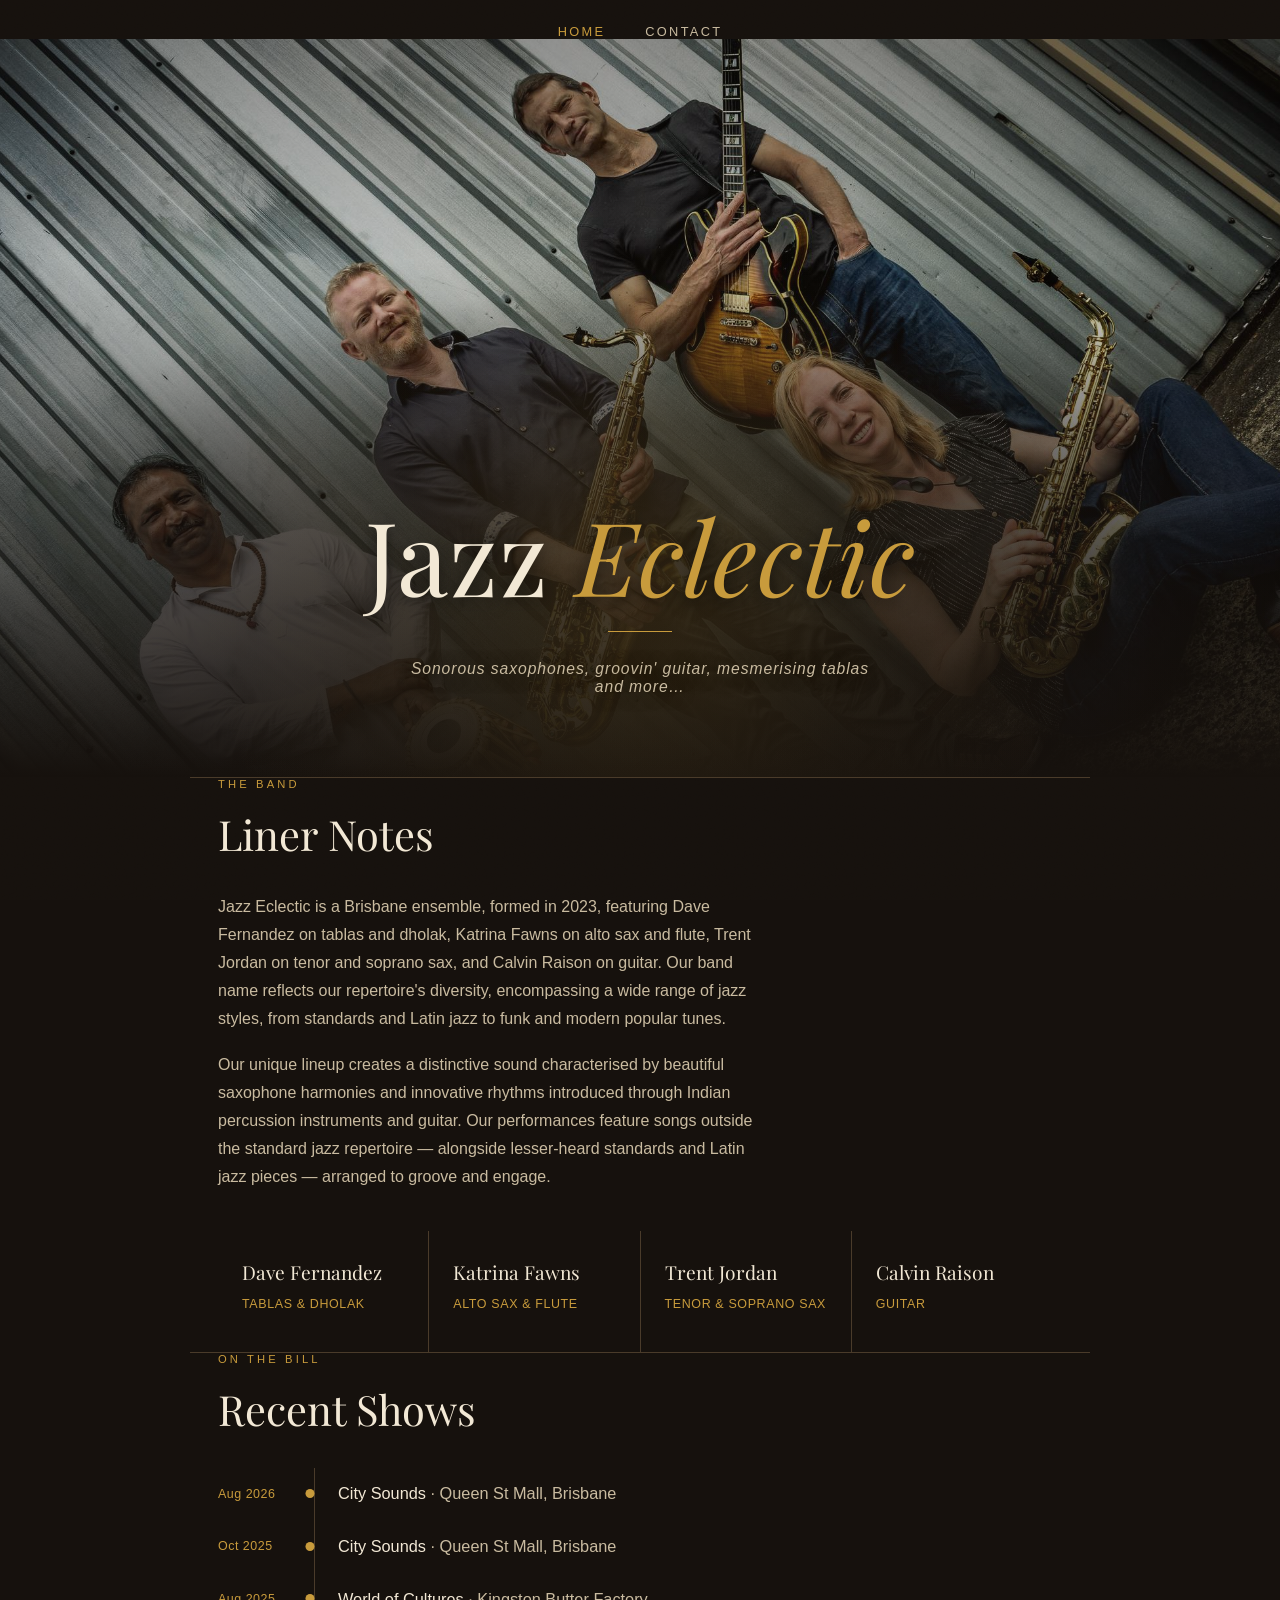
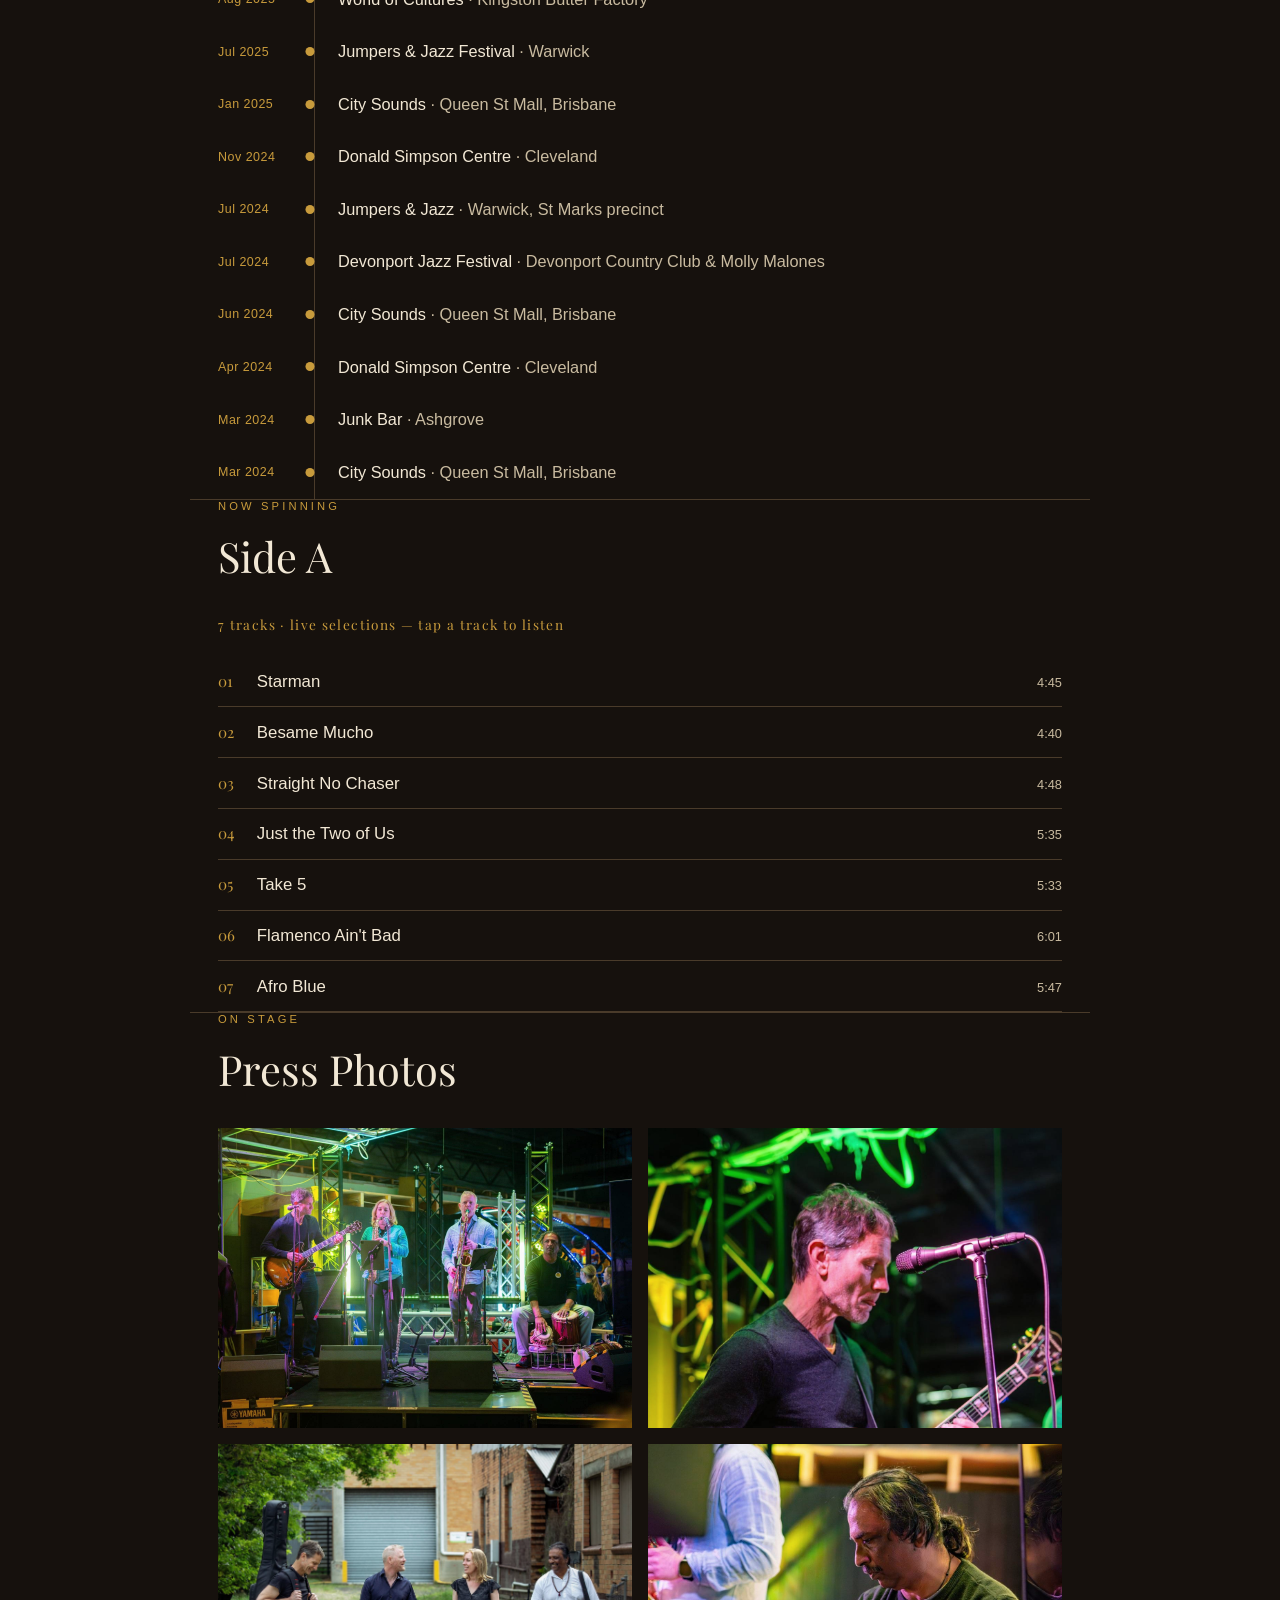
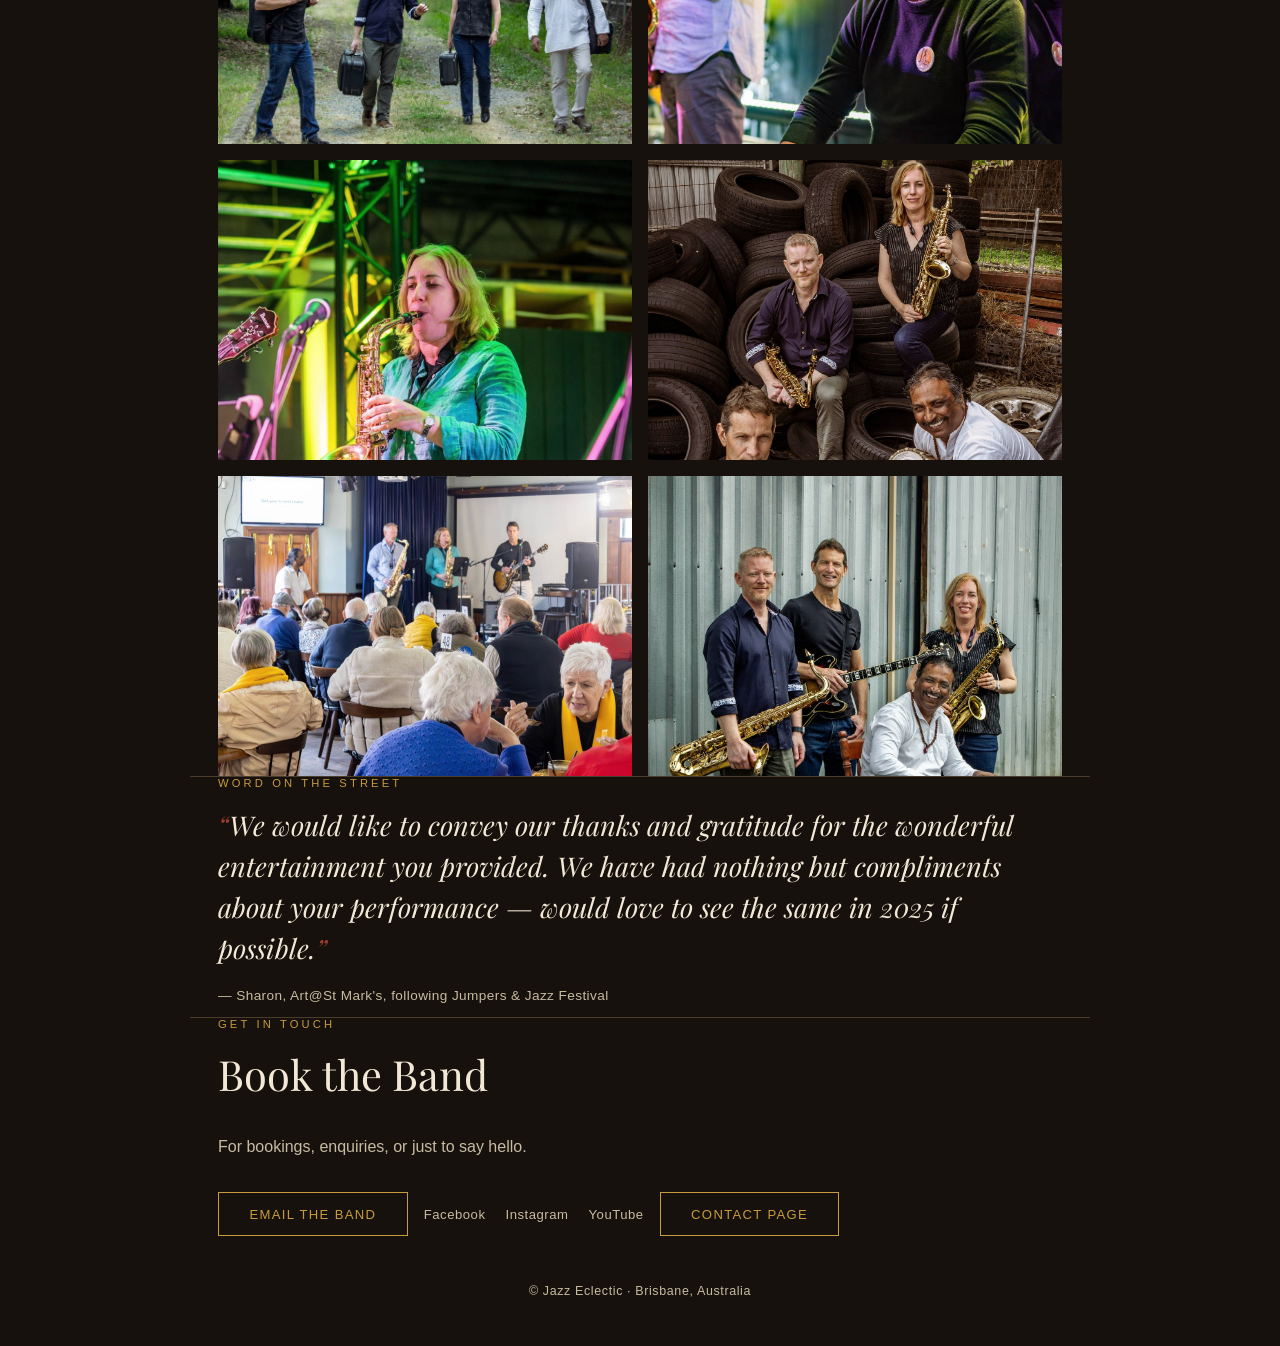
<file: index.html>
<!DOCTYPE html>
<html lang="en">
<head>
  <meta charset="UTF-8">
  <meta name="viewport" content="width=device-width, initial-scale=1">
  <title>Jazz Eclectic — Brisbane jazz quartet</title>
  <meta name="description" content="Jazz Eclectic is a Brisbane jazz quartet — saxophones, guitar, tablas and dholak — playing standards, Latin jazz, funk and modern tunes. Book the band for your venue or event.">
  <!-- TODO at DNS cutover: restore https://jazzeclectic.com absolute URLs (canonical, og:url, og:image, JSON-LD url/image) -->
  <link rel="canonical" href="https://jazz-eclectic.netlify.app/">
  <meta property="og:type" content="website">
  <meta property="og:site_name" content="Jazz Eclectic">
  <meta property="og:title" content="Jazz Eclectic — Brisbane jazz quartet">
  <meta property="og:description" content="Sonorous saxophones, groovin' guitar, mesmerising tablas and more. Standards, Latin jazz, funk and modern tunes — live in Brisbane.">
  <meta property="og:url" content="https://jazz-eclectic.netlify.app/">
  <meta property="og:image" content="https://jazz-eclectic.netlify.app/images/og-image.jpg">
  <meta property="og:image:width" content="1200">
  <meta property="og:image:height" content="630">
  <meta name="twitter:card" content="summary_large_image">
  <link rel="stylesheet" href="css/fonts.css">
  <link rel="stylesheet" href="css/main.css">
  <link rel="icon" href="images/favicon.svg" type="image/svg+xml">
  <script type="application/ld+json">
{
  "@context": "https://schema.org",
  "@type": "MusicGroup",
  "name": "Jazz Eclectic",
  "url": "https://jazz-eclectic.netlify.app/",
  "image": "https://jazz-eclectic.netlify.app/images/og-image.jpg",
  "genre": ["Jazz", "Latin Jazz", "Funk"],
  "foundingDate": "2023",
  "foundingLocation": { "@type": "Place", "name": "Brisbane, Australia" },
  "email": "jazzeclectics@gmail.com",
  "member": [
    { "@type": "Person", "name": "Dave Fernandez",  "description": "Tablas and dholak" },
    { "@type": "Person", "name": "Katrina Fawns",   "description": "Alto sax and flute" },
    { "@type": "Person", "name": "Trent Jordan",    "description": "Tenor and soprano sax" },
    { "@type": "Person", "name": "Calvin Raison",   "description": "Guitar" }
  ],
  "sameAs": [
    "https://www.facebook.com/profile.php?id=61551349057664",
    "https://www.youtube.com/@JazzEclectic",
    "https://www.instagram.com/jazzeclecticband"
  ]
}
  </script>
</head>
<body>
<nav class="site-nav" aria-label="Site">
  <a href="/" aria-current="page">Home</a>
  <a href="contact.html">Contact</a>
</nav>
<main class="page">
  <header class="hero">
    <!-- Art-directed hero: landscape band shot on wide screens, portrait on narrow. Same shoot,
         same afternoon, so the two read as one identity. The browser downloads only one. -->
    <picture>
      <source media="(min-aspect-ratio: 4/5)" srcset="images/hero-band-wide.jpg">
      <img class="hero-bg" src="images/hero-band.jpg" alt="" fetchpriority="high" decoding="async">
    </picture>
    <div class="hero-scrim" aria-hidden="true"></div>
    <div class="wrap hero-inner">
      <h1 class="display">Jazz <em>Eclectic</em></h1>
      <div class="hero-rule"></div>
      <p class="hero-sub">Sonorous saxophones, groovin' guitar, mesmerising tablas and more&hellip;</p>
    </div>
  </header>

  <section class="wrap">
    <p class="eyebrow">The Band</p>
    <h2 class="display">Liner Notes</h2>
    <div class="bio">
      <p>Jazz Eclectic is a Brisbane ensemble, formed in 2023, featuring Dave Fernandez on tablas and dholak, Katrina Fawns on alto sax and flute, Trent Jordan on tenor and soprano sax, and Calvin Raison on guitar. Our band name reflects our repertoire's diversity, encompassing a wide range of jazz styles, from standards and Latin jazz to funk and modern popular tunes.</p>
      <p>Our unique lineup creates a distinctive sound characterised by beautiful saxophone harmonies and innovative rhythms introduced through Indian percussion instruments and guitar. Our performances feature songs outside the standard jazz repertoire &mdash; alongside lesser-heard standards and Latin jazz pieces &mdash; arranged to groove and engage.</p>
    </div>
    <div class="members">
      <div class="member"><p class="name">Dave Fernandez</p><p class="inst">Tablas &amp; Dholak</p></div>
      <div class="member"><p class="name">Katrina Fawns</p><p class="inst">Alto Sax &amp; Flute</p></div>
      <div class="member"><p class="name">Trent Jordan</p><p class="inst">Tenor &amp; Soprano Sax</p></div>
      <div class="member"><p class="name">Calvin Raison</p><p class="inst">Guitar</p></div>
    </div>
  </section>

  <section class="wrap">
    <p class="eyebrow">On the Bill</p>
    <h2 class="display">Recent Shows</h2>
    <ul class="bill">
      <li><span class="when">Aug 2026</span><span class="what">City Sounds <span class="venue">&middot; Queen St Mall, Brisbane</span></span></li>
      <li><span class="when">Oct 2025</span><span class="what">City Sounds <span class="venue">&middot; Queen St Mall, Brisbane</span></span></li>
      <li><span class="when">Aug 2025</span><span class="what">World of Cultures <span class="venue">&middot; Kingston Butter Factory</span></span></li>
      <li><span class="when">Jul 2025</span><span class="what">Jumpers &amp; Jazz Festival <span class="venue">&middot; Warwick</span></span></li>
      <li><span class="when">Jan 2025</span><span class="what">City Sounds <span class="venue">&middot; Queen St Mall, Brisbane</span></span></li>
      <li><span class="when">Nov 2024</span><span class="what">Donald Simpson Centre <span class="venue">&middot; Cleveland</span></span></li>
      <li><span class="when">Jul 2024</span><span class="what">Jumpers &amp; Jazz <span class="venue">&middot; Warwick, St Marks precinct</span></span></li>
      <li><span class="when">Jul 2024</span><span class="what">Devonport Jazz Festival <span class="venue">&middot; Devonport Country Club &amp; Molly Malones</span></span></li>
      <li><span class="when">Jun 2024</span><span class="what">City Sounds <span class="venue">&middot; Queen St Mall, Brisbane</span></span></li>
      <li><span class="when">Apr 2024</span><span class="what">Donald Simpson Centre <span class="venue">&middot; Cleveland</span></span></li>
      <li><span class="when">Mar 2024</span><span class="what">Junk Bar <span class="venue">&middot; Ashgrove</span></span></li>
      <li><span class="when">Mar 2024</span><span class="what">City Sounds <span class="venue">&middot; Queen St Mall, Brisbane</span></span></li>
    </ul>
  </section>

  <section class="wrap" id="music">
    <p class="eyebrow">Now Spinning</p>
    <h2 class="display">Side A</h2>
    <p class="side">7 tracks · live selections — tap a track to listen</p>
    <ul class="tracks" id="tracklist">
      <li tabindex="0" role="button" aria-pressed="false" data-src="music/Jazz Eclectic - Starman.mp3"><span class="num">01</span><span class="title">Starman</span><span class="time">4:45</span><span class="progress"></span></li>
      <li tabindex="0" role="button" aria-pressed="false" data-src="music/Jazz Eclectic - Besame Mucho.mp3"><span class="num">02</span><span class="title">Besame Mucho</span><span class="time">4:40</span><span class="progress"></span></li>
      <li tabindex="0" role="button" aria-pressed="false" data-src="music/Jazz Eclectic - Straight No Chaser.mp3"><span class="num">03</span><span class="title">Straight No Chaser</span><span class="time">4:48</span><span class="progress"></span></li>
      <li tabindex="0" role="button" aria-pressed="false" data-src="music/Jazz Eclectic - Just the Two of Us.mp3"><span class="num">04</span><span class="title">Just the Two of Us</span><span class="time">5:35</span><span class="progress"></span></li>
      <li tabindex="0" role="button" aria-pressed="false" data-src="music/Jazz Eclectic - Take 5.mp3"><span class="num">05</span><span class="title">Take 5</span><span class="time">5:33</span><span class="progress"></span></li>
      <li tabindex="0" role="button" aria-pressed="false" data-src="music/Jazz Eclectic - Flamenco Ain't Bad.mp3"><span class="num">06</span><span class="title">Flamenco Ain't Bad</span><span class="time">6:01</span><span class="progress"></span></li>
      <li tabindex="0" role="button" aria-pressed="false" data-src="music/Jazz Eclectic - Afro Blue.mp3"><span class="num">07</span><span class="title">Afro Blue</span><span class="time">5:47</span><span class="progress"></span></li>
    </ul>
    <audio id="player" preload="none"></audio>
  </section>


  <section class="wrap">
    <p class="eyebrow">On Stage</p>
    <h2 class="display">Press Photos</h2>
    <div class="gallery">
      <img src="images/gallery-01.jpg" alt="Jazz Eclectic performing on stage at the Devonport Jazz Festival, 2024" loading="lazy">
      <img src="images/gallery-02.jpg" alt="Calvin Raison playing guitar on stage at the Devonport Jazz Festival, 2024" loading="lazy" data-focus="top">
      <img src="images/gallery-03.jpg" alt="Jazz Eclectic — Calvin Raison, Trent Jordan, Katrina Fawns and Dave Fernandez walking with their instruments" loading="lazy" data-focus="upper">
      <img src="images/gallery-04.jpg" alt="Dave Fernandez playing tablas on stage at the Devonport Jazz Festival, 2024" loading="lazy" data-focus="upper">
      <img src="images/gallery-05.jpg" alt="Katrina Fawns playing alto sax on stage at the Devonport Jazz Festival, 2024" loading="lazy" data-focus="top">
      <img src="images/gallery-06.jpg" alt="Jazz Eclectic band portrait among stacked tyres — Trent Jordan, Katrina Fawns, Calvin Raison and Dave Fernandez" loading="lazy" data-focus="upper">
      <img src="images/gallery-07.jpg" alt="Jazz Eclectic performing to a seated audience at a community venue, August 2024" loading="lazy">
      <img src="images/gallery-08.jpg" alt="Jazz Eclectic band portrait — Dave Fernandez seated at the drum with Trent Jordan, Calvin Raison and Katrina Fawns standing" loading="lazy" data-focus="upper">
    </div>
  </section>

  <section class="wrap">
    <p class="eyebrow">Word on the Street</p>
    <blockquote>We would like to convey our thanks and gratitude for the wonderful entertainment you provided. We have had nothing but compliments about your performance &mdash; would love to see the same in 2025 if possible.</blockquote>
    <p class="attrib">&mdash; Sharon, Art&#64;St Mark's, following Jumpers &amp; Jazz Festival</p>
  </section>

  <section class="wrap">
    <p class="eyebrow">Get in Touch</p>
    <h2 class="display">Book the Band</h2>
    <p style="color:var(--ink-dim); max-width:40ch; line-height:1.7;">For bookings, enquiries, or just to say hello.</p>
    <div class="cta-row">
      <a class="btn" href="mailto:jazzeclectics@gmail.com">Email the Band</a>
      <div class="social">
        <a href="https://www.facebook.com/profile.php?id=61551349057664">Facebook</a><a href="https://www.instagram.com/jazzeclecticband">Instagram</a><a href="https://www.youtube.com/@JazzEclectic">YouTube</a>
      </div>
      <a class="btn" href="contact.html">Contact Page</a>
    </div>
  </section>

  <footer>&copy; Jazz Eclectic &middot; Brisbane, Australia</footer>
</main>
<script src="js/player.js" defer></script>
</body>
</html>
</file>
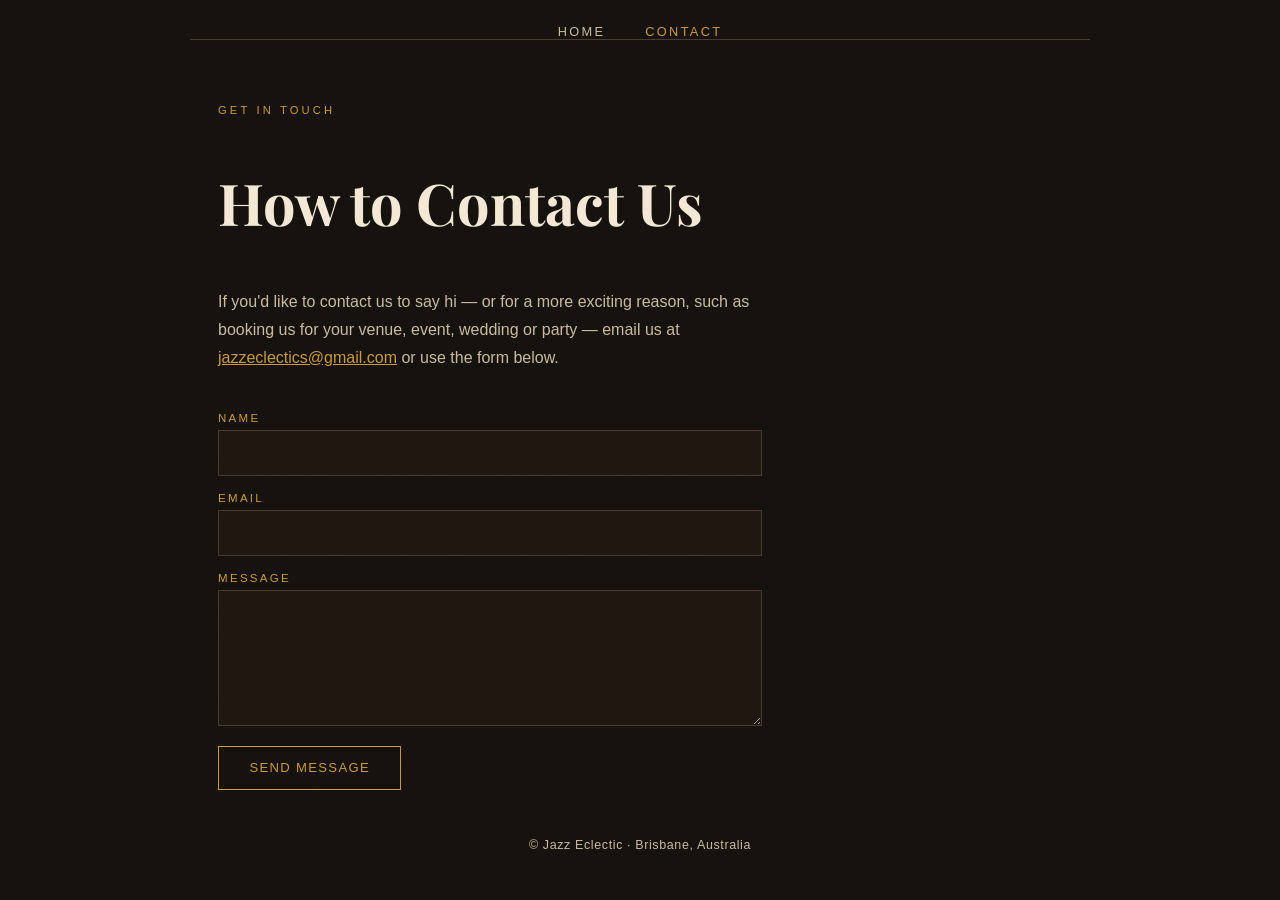
<file: contact.html>
<!DOCTYPE html>
<html lang="en">
<head>
  <meta charset="UTF-8">
  <meta name="viewport" content="width=device-width, initial-scale=1">
  <title>Contact — Jazz Eclectic</title>
  <meta name="description" content="Contact Jazz Eclectic — bookings and enquiries for the Brisbane jazz quartet.">
  <!-- TODO at DNS cutover: restore https://jazzeclectic.com absolute URLs (canonical, og:url, og:image, JSON-LD url/image) -->
  <link rel="canonical" href="https://jazz-eclectic.netlify.app/contact.html">
  <meta property="og:type" content="website">
  <meta property="og:site_name" content="Jazz Eclectic">
  <meta property="og:title" content="Contact — Jazz Eclectic">
  <meta property="og:description" content="Contact Jazz Eclectic — bookings and enquiries for the Brisbane jazz quartet.">
  <meta property="og:url" content="https://jazz-eclectic.netlify.app/contact.html">
  <meta property="og:image" content="https://jazz-eclectic.netlify.app/images/og-image.jpg">
  <meta property="og:image:width" content="1200">
  <meta property="og:image:height" content="630">
  <meta name="twitter:card" content="summary_large_image">
  <link rel="stylesheet" href="css/fonts.css">
  <link rel="stylesheet" href="css/main.css">
  <link rel="icon" href="images/favicon.svg" type="image/svg+xml">
</head>
<body>
<nav class="site-nav" aria-label="Site">
  <a href="/">Home</a>
  <a href="contact.html" aria-current="page">Contact</a>
</nav>
<main class="page">
  <section class="wrap" style="padding-top:4rem;">
    <p class="eyebrow">Get in Touch</p>
    <h1 class="display" style="font-size:clamp(2.2rem,6vw,3.6rem);">How to Contact Us</h1>
    <div class="bio">
      <p>If you'd like to contact us to say hi — or for a more exciting reason, such as booking us
      for your venue, event, wedding or party — email us at
      <a href="mailto:jazzeclectics@gmail.com" style="color:var(--gold);">jazzeclectics@gmail.com</a>
      or use the form below.</p>
    </div>
    <form name="contact" method="POST" action="/thanks.html" data-netlify="true" netlify-honeypot="bot-field" class="form-grid" style="margin-top:2.5rem;">
      <p class="hidden"><label>Don't fill this out: <input name="bot-field"></label></p>
      <div><label for="cf-name">Name</label><input id="cf-name" type="text" name="name" required autocomplete="name"></div>
      <div><label for="cf-email">Email</label><input id="cf-email" type="email" name="email" required autocomplete="email"></div>
      <div><label for="cf-message">Message</label><textarea id="cf-message" name="message" rows="6" required></textarea></div>
      <div><button type="submit" class="btn">Send Message</button></div>
    </form>
  </section>
  <footer>&copy; Jazz Eclectic &middot; Brisbane, Australia</footer>
</main>
</body>
</html>
</file>
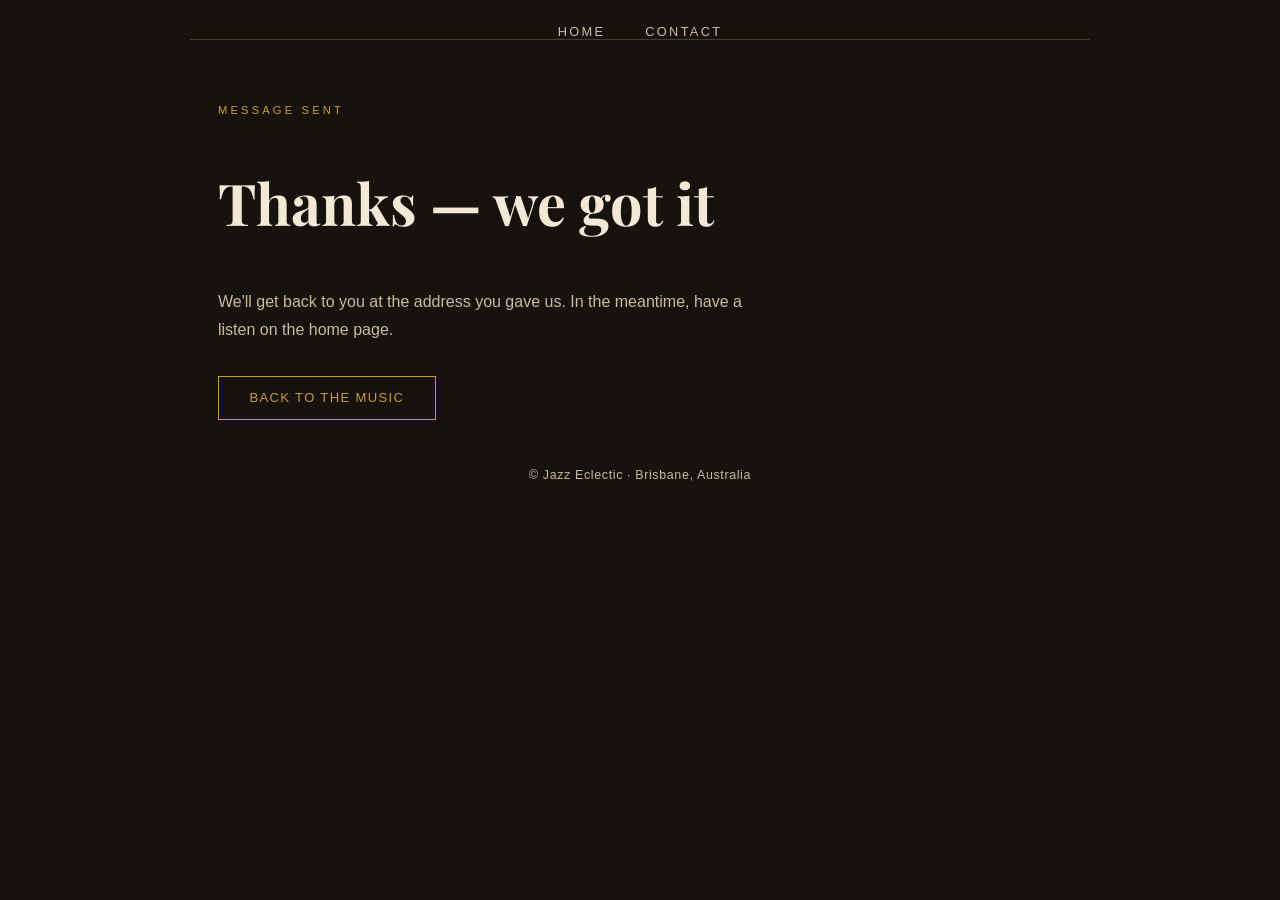
<file: thanks.html>
<!DOCTYPE html>
<html lang="en">
<head>
  <meta charset="UTF-8">
  <meta name="viewport" content="width=device-width, initial-scale=1">
  <title>Thanks — Jazz Eclectic</title>
  <meta name="robots" content="noindex">
  <link rel="stylesheet" href="css/fonts.css">
  <link rel="stylesheet" href="css/main.css">
  <link rel="icon" href="images/favicon.svg" type="image/svg+xml">
</head>
<body>
<nav class="site-nav" aria-label="Site">
  <a href="/">Home</a>
  <a href="contact.html">Contact</a>
</nav>
<main class="page">
  <section class="wrap" style="padding-top:4rem;">
    <p class="eyebrow">Message Sent</p>
    <h1 class="display" style="font-size:clamp(2.2rem,6vw,3.6rem);">Thanks — we got it</h1>
    <div class="bio">
      <p>We'll get back to you at the address you gave us. In the meantime, have a listen on the home page.</p>
    </div>
    <div class="cta-row">
      <a class="btn" href="/">Back to the Music</a>
    </div>
  </section>
  <footer>&copy; Jazz Eclectic &middot; Brisbane, Australia</footer>
</main>
</body>
</html>
</file>
<file: css/fonts.css>
@font-face {
  font-family: "Playfair Display";
  src: url("../fonts/playfair-display-v37-latin-regular.woff2") format("woff2");
  font-weight: 400; font-style: normal; font-display: swap;
}
@font-face {
  font-family: "Playfair Display";
  src: url("../fonts/playfair-display-v37-latin-italic.woff2") format("woff2");
  font-weight: 400; font-style: italic; font-display: swap;
}
@font-face {
  font-family: "Playfair Display";
  src: url("../fonts/playfair-display-v37-latin-700.woff2") format("woff2");
  font-weight: 700; font-style: normal; font-display: swap;
}
</file>
<file: css/main.css>
/* ===================================================================
   Jazz Eclectic — "Late Set" base stylesheet
   Ported from _reference/late-set-concept.html (the .c1 concept).
   This site IS the design — no wrapper class, styled at body level.
   =================================================================== */

/* base reset (required for the ported grid/image components below) */
*, *::before, *::after { box-sizing: border-box; }
html, body { margin: 0; padding: 0; }
a { color: inherit; }
img, svg { max-width: 100%; display: block; }

:root {
  --bg: #16110D;
  --bg-raised: #201810;
  --ink: #F2E8D5;
  --ink-dim: #C9BBA0;
  --gold: #C89B3C;
  --rust: #A23E2F;
  --line: #4A3B2A;
}

body {
  background: var(--bg);
  color: var(--ink);
  font-family: Optima, Candara, "Gill Sans", "Segoe UI", sans-serif;
  position: relative;
}

.display {
  font-family: "Playfair Display", Didot, "Bodoni MT", Georgia, serif;
}

body::before {
  /* film grain */
  content: ""; position: fixed; inset: 0; pointer-events: none; z-index: 1;
  opacity: 0.05; mix-blend-mode: overlay;
  background-image: url("data:image/svg+xml,%3Csvg xmlns='http://www.w3.org/2000/svg' width='120' height='120'%3E%3Cfilter id='n'%3E%3CfeTurbulence type='fractalNoise' baseFrequency='0.9' numOctaves='2' stitchTiles='stitch'/%3E%3C/filter%3E%3Crect width='100%25' height='100%25' filter='url(%23n)'/%3E%3C/svg%3E");
}

.page { position: relative; z-index: 2; }

.wrap { max-width: 900px; margin: 0 auto; padding: 0 1.75rem; position: relative; z-index: 2; }
.hero {
  min-height: 82vh; display: flex; flex-direction: column; justify-content: center;
  position: relative; overflow: hidden;
  text-align: center;
  background: var(--bg); /* painted ground so nothing flashes before the photo decodes */
}
/* Band photo as the hero ground. Source is portrait; object-position keeps the four faces
   (upper ~65% of the frame) in view when cover crops the sides on wide viewports. */
.hero picture { position: absolute; inset: 0; z-index: 0; }
.hero-bg {
  position: absolute; inset: 0; width: 100%; height: 100%;
  object-fit: cover; object-position: 50% 38%; /* portrait source: faces in the upper ~65% */
  filter: saturate(0.85);
}
/* Warm charcoal scrim: heavy at the title band, lighter above so the faces still read,
   fading to the page ground at the bottom edge for a seamless hand-off into the bio. */
.hero-scrim {
  position: absolute; inset: 0; z-index: 1; pointer-events: none;
  background:
    radial-gradient(ellipse 58% 42% at 50% 55%, rgba(22,17,13,0.72) 0%, rgba(22,17,13,0.45) 55%, transparent 100%),
    linear-gradient(to bottom, rgba(22,17,13,0.5) 0%, rgba(22,17,13,0.28) 35%, rgba(22,17,13,0.55) 70%, var(--bg) 100%);
}
.hero::before {
  content: ""; position: absolute; left: 50%; top: 42%; width: 900px; height: 900px;
  transform: translate(-50%, -50%);
  background: radial-gradient(circle, rgba(200,155,60,0.14) 0%, rgba(200,155,60,0.04) 40%, transparent 70%);
  z-index: 2; pointer-events: none;
}
.hero-inner { position: relative; z-index: 3; }
/* Wide viewports get the landscape source (see <picture> in index.html). Faces are laid out
   on a diagonal — Calvin top-centre, Trent centre-left, Katrina centre-right, Dave lower-left —
   so the wordmark is pushed below vertical centre to sit over the instruments rather than
   over faces. The scrim's dark ellipse moves with it. On the portrait/mobile source faces sit
   top AND bottom, so centred text (the default) is already the clear zone there. */
@media (min-aspect-ratio: 4/5) {
  .hero-bg { object-position: 50% 42%; }
  .hero { justify-content: flex-end; }
  .hero-inner { padding-bottom: clamp(3.5rem, 9vh, 7rem); }
  .hero::before { top: 74%; }
  .hero-scrim {
    background:
      radial-gradient(ellipse 58% 40% at 50% 74%, rgba(22,17,13,0.74) 0%, rgba(22,17,13,0.45) 55%, transparent 100%),
      linear-gradient(to bottom, rgba(22,17,13,0.42) 0%, rgba(22,17,13,0.22) 30%, rgba(22,17,13,0.6) 72%, var(--bg) 100%);
  }
}
.hero h1, .hero .hero-sub { text-shadow: 0 2px 18px rgba(0,0,0,0.55); }
.hero h1 {
  font-size: clamp(3.2rem, 10vw, 6.4rem);
  line-height: 0.95; margin: 0; font-weight: 400;
  letter-spacing: 0.01em;
  text-wrap: balance;
}
.hero h1 em { font-style: italic; color: var(--gold); }
.hero-rule {
  width: 64px; height: 1px; background: var(--gold); margin: 1.75rem auto;
}
.hero-sub {
  font-size: 0.98rem; letter-spacing: 0.06em; color: var(--ink-dim);
  max-width: 30em; margin: 0 auto; font-style: italic;
}
section { padding: 5rem 0; border-top: 1px solid var(--line); }
.eyebrow {
  font-size: 0.7rem; letter-spacing: 0.28em; text-transform: uppercase; color: var(--gold);
  margin: 0 0 1rem;
}
h2.display { font-size: clamp(1.8rem, 4vw, 2.6rem); margin: 0 0 2rem; font-weight: 400; }
.bio-grid { display: grid; grid-template-columns: 1fr; gap: 2rem; }
.bio p { line-height: 1.75; color: var(--ink-dim); font-size: 1rem; max-width: 62ch; }
.bio p + p { margin-top: 1.1rem; }
.members { display: grid; grid-template-columns: repeat(auto-fit, minmax(190px, 1fr)); gap: 1px; background: var(--line); margin-top: 2.5rem; }
.member { background: var(--bg); padding: 1.75rem 1.5rem; }
.member .name { font-family: "Playfair Display", Didot, "Bodoni MT", Georgia, serif; font-size: 1.2rem; margin: 0 0 0.3rem; }
.member .inst { font-size: 0.78rem; letter-spacing: 0.05em; color: var(--gold); text-transform: uppercase; }
.bill { list-style: none; margin: 0; padding: 0; position: relative; }
.bill::before { content: ""; position: absolute; left: 96px; top: 0; bottom: 0; width: 1px; background: var(--line); }
.bill li { display: grid; grid-template-columns: 96px 1fr; gap: 1.5rem; padding: 1.05rem 0; position: relative; }
.bill .when { font-size: 0.78rem; color: var(--gold); letter-spacing: 0.04em; padding-top: 0.15rem; }
.bill .when::after { content: ""; position: absolute; left: 92px; top: 1.35rem; width: 9px; height: 9px; border-radius: 50%; background: var(--gold); transform: translateX(-50%); }
.bill .what { font-size: 1.02rem; }
.bill .what .venue { color: var(--ink-dim); }
.side { color: var(--gold); font-family: "Playfair Display", Didot, "Bodoni MT", Georgia, serif; font-size: 0.85rem; letter-spacing: 0.1em; margin: 0 0 1.5rem; }
.tracks { list-style: none; margin: 0; padding: 0; }
.tracks li {
  display: flex; align-items: baseline; gap: 1.1rem;
  padding: 0.9rem 0; border-bottom: 1px solid var(--line);
  font-size: 1.05rem;
}
.tracks .num { font-family: "Playfair Display", Didot, "Bodoni MT", Georgia, serif; color: var(--gold); font-size: 0.95rem; width: 1.4em; }
blockquote {
  margin: 0; font-family: "Playfair Display", Didot, "Bodoni MT", Georgia, serif; font-size: clamp(1.3rem, 3vw, 1.7rem);
  line-height: 1.5; font-style: italic; max-width: 34em;
}
blockquote::before { content: "\201C"; color: var(--rust); }
blockquote::after { content: "\201D"; color: var(--rust); }
.attrib { margin-top: 1.25rem; font-size: 0.85rem; color: var(--ink-dim); font-style: normal; letter-spacing: 0.03em; }
.cta-row { display: flex; flex-wrap: wrap; gap: 1rem; align-items: center; margin-top: 2rem; }
.btn {
  display: inline-block; padding: 0.85rem 1.9rem; border: 1px solid var(--gold); color: var(--gold);
  text-decoration: none; font-size: 0.82rem; letter-spacing: 0.1em; text-transform: uppercase;
  transition: background 0.15s ease, color 0.15s ease;
  background: none; cursor: pointer; font-family: inherit;
}
.btn:hover { background: var(--gold); color: var(--bg); }
.social { display: flex; gap: 1.25rem; }
.social a { color: var(--ink-dim); font-size: 0.82rem; text-decoration: none; letter-spacing: 0.04em; }
.social a:hover { color: var(--gold); }
footer { padding: 3rem 0; text-align: center; color: var(--ink-dim); font-size: 0.78rem; letter-spacing: 0.05em; }

/* site nav (both pages) */
.site-nav { display: flex; justify-content: center; gap: 2.5rem; padding: 1.5rem 0 0; position: relative; z-index: 3; }
.site-nav a { color: var(--ink-dim); text-decoration: none; font-size: 0.8rem; letter-spacing: 0.18em; text-transform: uppercase; }
.site-nav a:hover, .site-nav a[aria-current="page"] { color: var(--gold); }

/* photo gallery */
.gallery { display: grid; grid-template-columns: repeat(auto-fill, minmax(280px, 1fr)); gap: 1rem; }
.gallery img { width: 100%; height: 300px; object-fit: cover; object-position: 50% 40%; display: block; filter: saturate(0.9); transition: filter 0.2s ease; }
.gallery img:hover { filter: saturate(1.05); }
/* Face-aware crops: portrait stage shots put heads in the top of the frame, and cover would
   otherwise centre-crop them off. `top` pins the crop window to the top edge; `upper` biases
   toward the upper third. Set per-image via data-focus in the markup. */
.gallery img[data-focus="top"]   { object-position: 50% 0%; }
.gallery img[data-focus="upper"] { object-position: 50% 22%; }

/* audio player states (used by js/player.js) */
.tracks li { cursor: pointer; position: relative; }
.tracks li:focus-visible { outline: 2px solid var(--gold); outline-offset: 2px; }
.tracks li.playing { color: var(--gold); }
.tracks li .progress { position: absolute; left: 0; bottom: -1px; height: 1px; background: var(--gold); width: 0; }
.tracks li .time { margin-left: auto; font-size: 0.8rem; color: var(--ink-dim); }

/* forms (contact page) */
.form-grid { display: grid; gap: 1rem; max-width: 34rem; }
.form-grid label { font-size: 0.72rem; letter-spacing: 0.2em; text-transform: uppercase; color: var(--gold); display: block; margin-bottom: 0.4rem; }
.form-grid input, .form-grid textarea {
  width: 100%; background: var(--bg-raised); border: 1px solid var(--line); color: var(--ink);
  padding: 0.8rem 1rem; font-family: inherit; font-size: 1rem;
}
.form-grid input:focus, .form-grid textarea:focus { outline: 2px solid var(--gold); outline-offset: 1px; border-color: var(--gold); }
.hidden { display: none !important; }

/* responsive: bill collapses under 480px */
@media (max-width: 480px) {
  .bill::before { display: none; }
  .bill li { grid-template-columns: 1fr; gap: 0.15rem; }
  .bill .when::after { display: none; }
}

/* reduced motion + focus floor */
@media (prefers-reduced-motion: reduce) { * { animation: none !important; transition: none !important; } }
a:focus-visible, button:focus-visible { outline: 2px solid var(--gold); outline-offset: 2px; }
</file>
